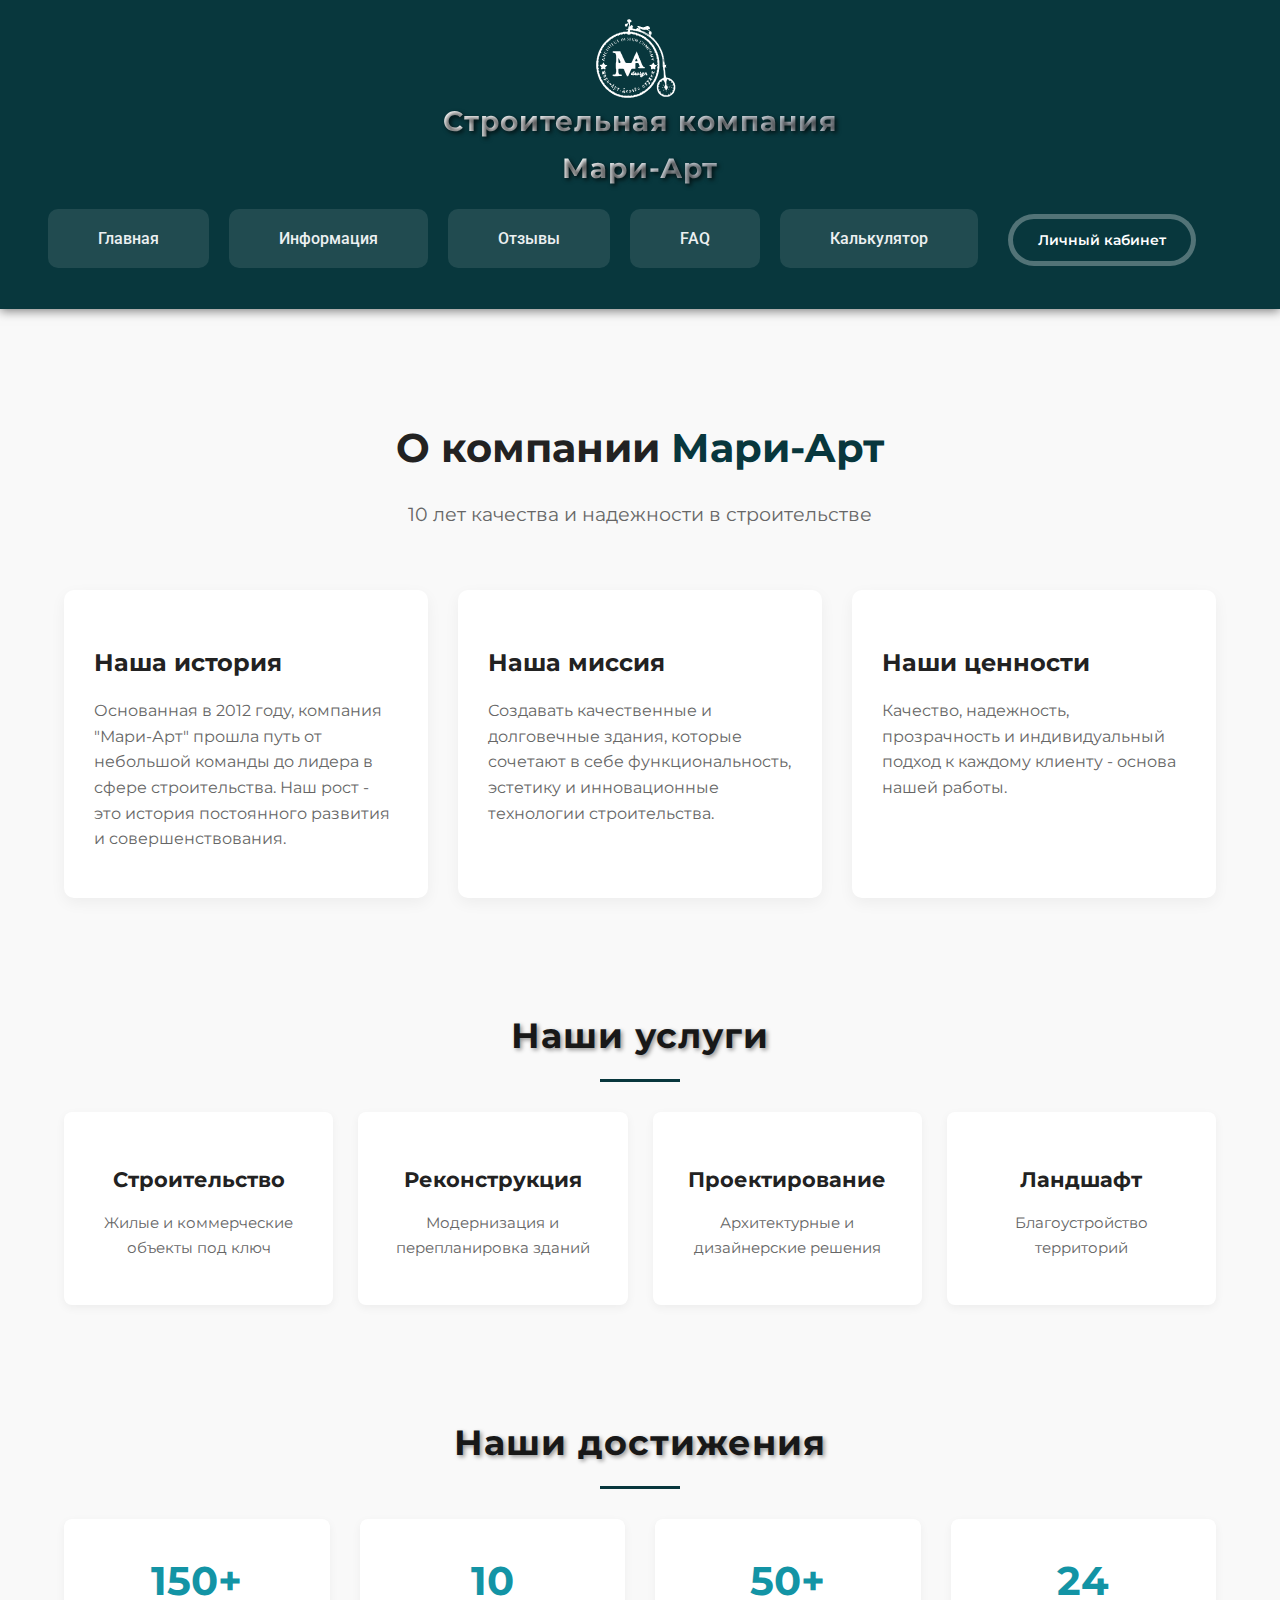
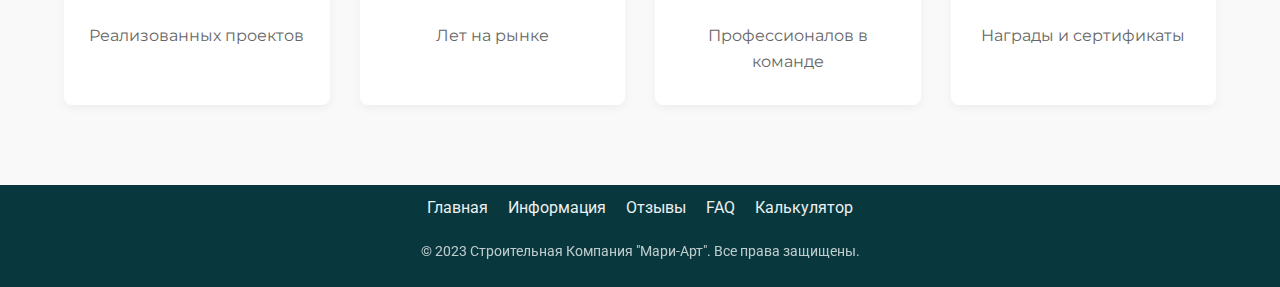
<file: about.html>
<!DOCTYPE html>
<html lang="ru">
<head>
    <meta charset="UTF-8">
    <meta name="viewport" content="width=device-width, initial-scale=1.0">
    <title>О нас - Строительная Компания</title>
    <link rel="stylesheet" href="styles.css"> 
    <link rel="stylesheet" href="imagesc.css">
    <link rel="preconnect" href="https://fonts.googleapis.com">
    <link rel="preconnect" href="https://fonts.gstatic.com" crossorigin>
    <link href="https://fonts.googleapis.com/css2?family=Roboto:wght@400;700&display=swap" rel="stylesheet">
    <link href="https://fonts.googleapis.com/css2?family=Montserrat:wght@400;700&display=swap" rel="stylesheet">
</head>
<body>
    <header class="header-12">
        <div class="container-12">
            <div class="logo-12">
                <img src="images/logo1.svg" alt="Логотип компании" class="logo-image-14">
                <span class="company-name">Строительная компания</span>
                <span class="brand-name">Мари-Арт</span>
            </div>
        <div class="burger-menu" id="burgerMenu">
            <div class="burger-line"></div>
            <div class="burger-line"></div>
            <div class="burger-line"></div>
        </div>
        <ul class="nav-list-12" id="navList">
            <li><a href="index.html">Главная</a></li>
            <li><a href="about.html">Информация</a></li>
            <li><a href="otsivi.html">Отзывы</a></li>
            <li><a href="faq.html">FAQ</a></li>
            <li><a href="calc.html">Калькулятор</a></li> 
            <li><button class="auth-btn10" id="authBtn10">Личный кабинет</button></li>
        </ul>
        </div>
    </header>
    
<section class="about-section">
    <div class="container">
        <div class="about-header">
            <h1 class="about-title">О компании <span class="highlight">Мари-Арт</span></h1>
            <p class="about-subtitle">10 лет качества и надежности в строительстве</p>
        </div>

        <div class="about-grid">
            <div class="about-card">
                <div class="card-icon">
                    <i class="fas fa-history"></i>
                </div>
                <h3 class="card-title">Наша история</h3>
                <p class="card-text">Основанная в 2012 году, компания "Мари-Арт" прошла путь от небольшой команды до лидера в сфере строительства. Наш рост - это история постоянного развития и совершенствования.</p>
            </div>

            <div class="about-card">
                <div class="card-icon">
                    <i class="fas fa-bullseye"></i>
                </div>
                <h3 class="card-title">Наша миссия</h3>
                <p class="card-text">Создавать качественные и долговечные здания, которые сочетают в себе функциональность, эстетику и инновационные технологии строительства.</p>
            </div>

            <div class="about-card">
                <div class="card-icon">
                    <i class="fas fa-medal"></i>
                </div>
                <h3 class="card-title">Наши ценности</h3>
                <p class="card-text">Качество, надежность, прозрачность и индивидуальный подход к каждому клиенту - основа нашей работы.</p>
            </div>
        </div>

        <div class="services-section">
            <h2 class="section-title">Наши услуги</h2>
            <div class="services-grid">
                <div class="service-item">
                    <i class="fas fa-home service-icon"></i>
                    <h3>Строительство</h3>
                    <p>Жилые и коммерческие объекты под ключ</p>
                </div>
                <div class="service-item">
                    <i class="fas fa-tools service-icon"></i>
                    <h3>Реконструкция</h3>
                    <p>Модернизация и перепланировка зданий</p>
                </div>
                <div class="service-item">
                    <i class="fas fa-ruler-combined service-icon"></i>
                    <h3>Проектирование</h3>
                    <p>Архитектурные и дизайнерские решения</p>
                </div>
                <div class="service-item">
                    <i class="fas fa-tree service-icon"></i>
                    <h3>Ландшафт</h3>
                    <p>Благоустройство территорий</p>
                </div>
            </div>
        </div>

        <div class="achievements">
            <h2 class="section-title">Наши достижения</h2>
            <div class="stats-grid">
                <div class="stat-item">
                    <div class="stat-number">150+</div>
                    <div class="stat-label">Реализованных проектов</div>
                </div>
                <div class="stat-item">
                    <div class="stat-number">10</div>
                    <div class="stat-label">Лет на рынке</div>
                </div>
                <div class="stat-item">
                    <div class="stat-number">50+</div>
                    <div class="stat-label">Профессионалов в команде</div>
                </div>
                <div class="stat-item">
                    <div class="stat-number">24</div>
                    <div class="stat-label">Награды и сертификаты</div>
                </div>
            </div>
        </div>
    </div>
</section>
    <script src="burger-menu.js"></script>
    <script>
           
    </script>
     <footer>
        <div class="container">
            <div class="footer-links">
                <a href="index.html">Главная</a>
                <a href="about.html">Информация</a>
                <a href="otsivi.html">Отзывы</a>
                <a href="faq.html">FAQ</a>
                <a href="calc.html">Калькулятор</a>
            </div>
            <div class="footer-copyright">
                <p>&copy; 2023 Строительная Компания "Мари-Арт". Все права защищены.</p>
            </div>
        </div>
    </footer>
    <script src="jsdop/jquery-3.6.0.min.js"></script>
    <script src="auth23.js"></script>
<script>
    // Обработчик клика по логотипу
    $(document).ready(function() {
        $('.logo-12').click(function() {
            window.location.href = 'index.html';
        });
    });
</script>
</body>
</html>
</file>
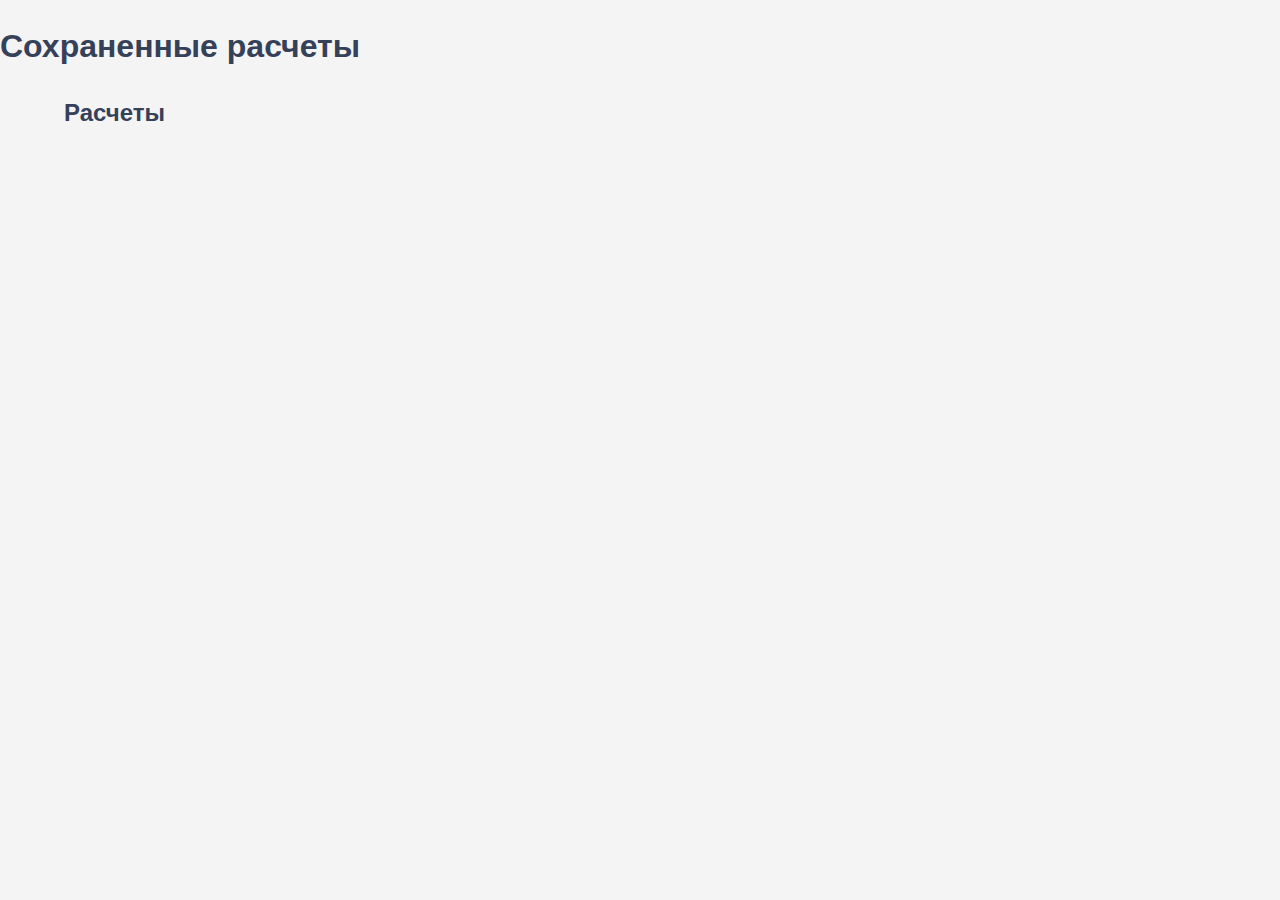
<file: admin.html>
<!DOCTYPE html>
<html lang="ru">
<head>
    <meta charset="UTF-8">
    <meta name="viewport" content="width=device-width, initial-scale=1.0">
    <title>Админка - Сохраненные расчеты</title>
    <link rel="stylesheet" href="styles.css"> 
</head>
<body>
    <header>
        <h1>Сохраненные расчеты</h1>
    </header>
    <div class="container">
        <h2>Расчеты</h2>
        <ul id="savedCalculationsAdmin"></ul>
    </div>

    <script>
        // Получаем данные из localStorage и отображаем их
        const calculations = JSON.parse(localStorage.getItem('calculations')) || [];
        const savedCalculationsAdminList = document.getElementById('savedCalculationsAdmin');

        calculations.forEach((calc, index) => {
            const listItem = document.createElement('li');
            listItem.innerText = `Расчет ${index + 1}: Площадь = ${calc.area} м², Этажи = ${calc.floors}, Стоимость = ${calc.totalCost.toFixed(2)} рублей`;
            savedCalculationsAdminList.appendChild(listItem);
        });
    </script>
</body>
</html>
</file>
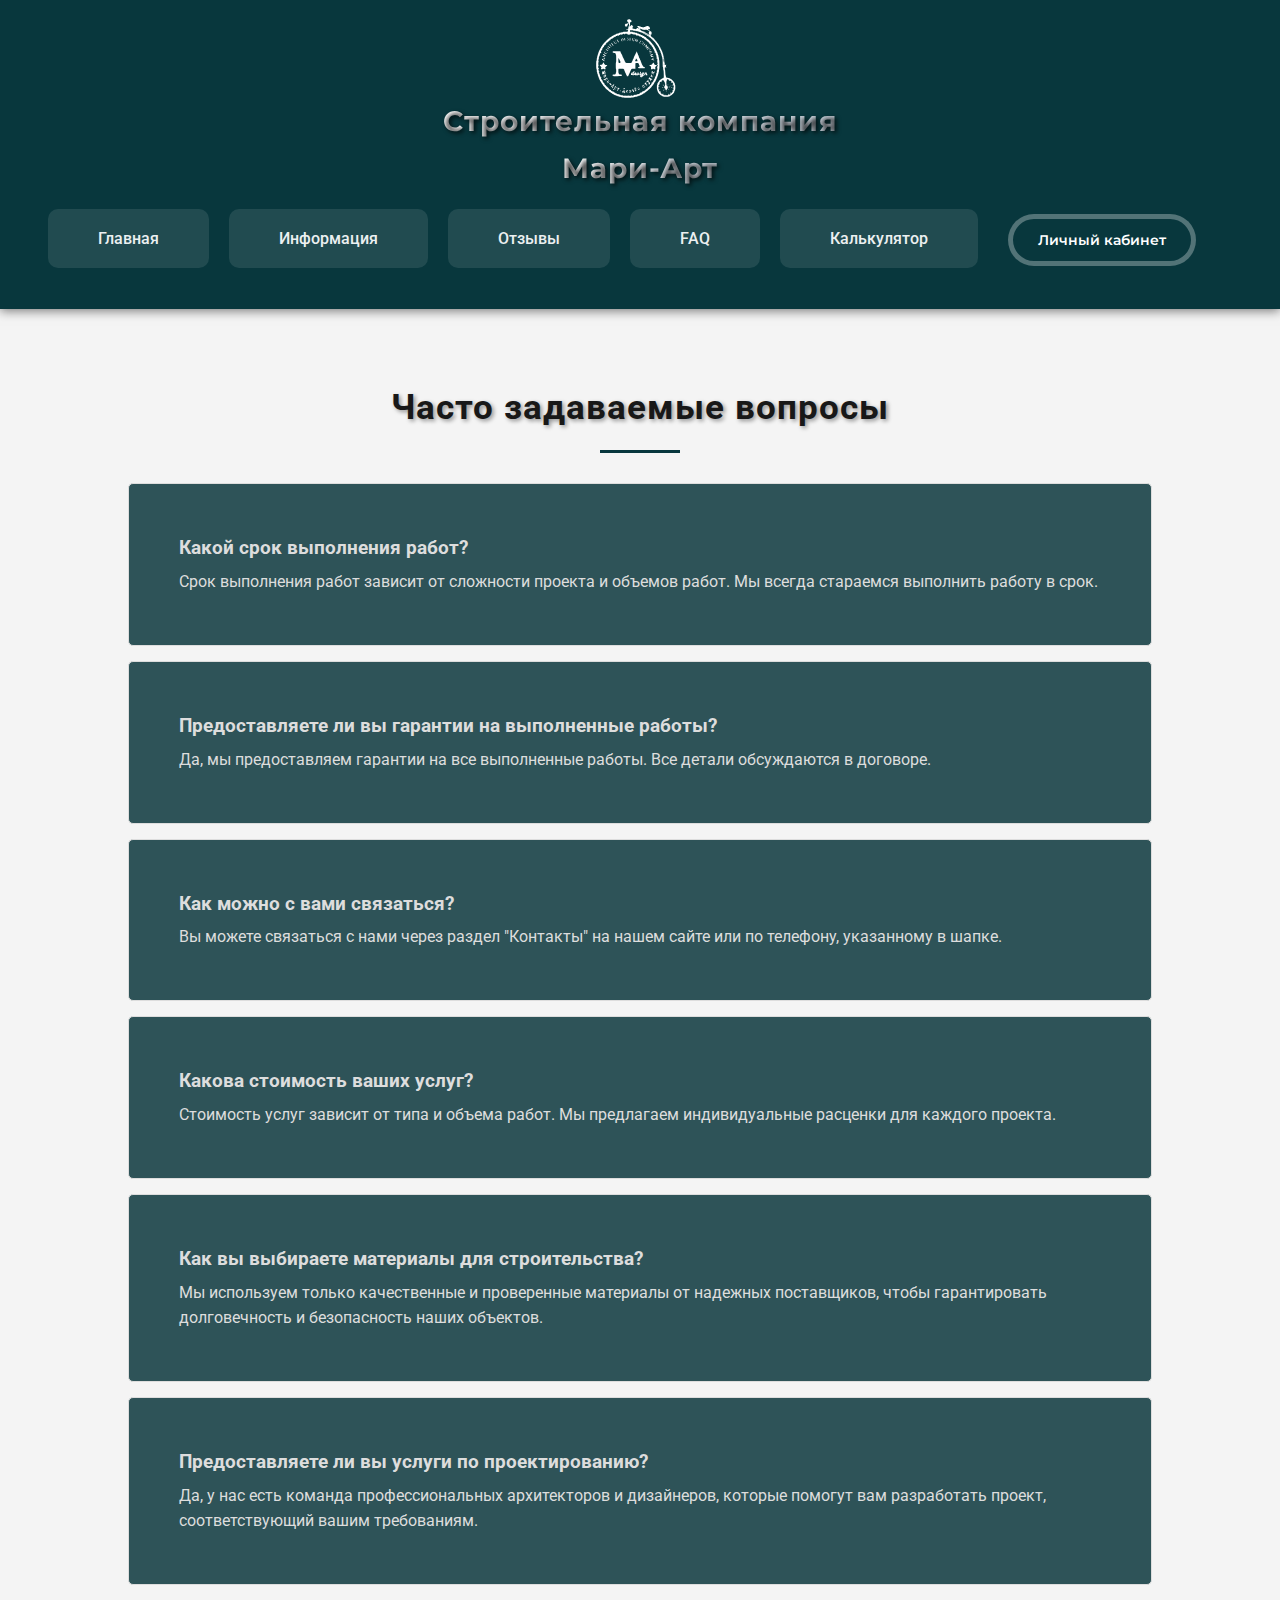
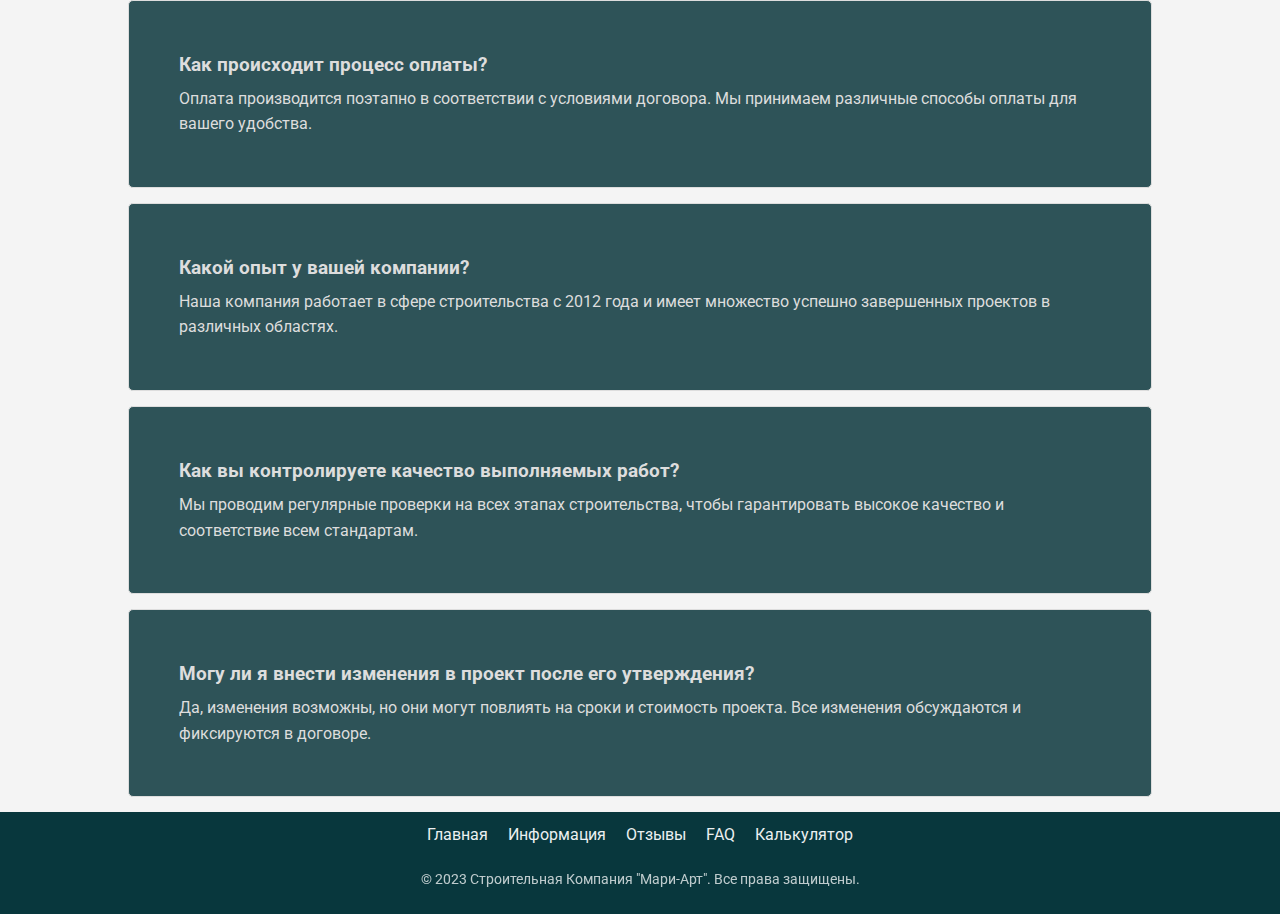
<file: faq.html>
<!DOCTYPE html>
<html lang="ru">
<head>
    <meta charset="UTF-8">
    <meta name="viewport" content="width=device-width, initial-scale=1.0">
    <title>FAQ - Строительная Компания</title>
    <link rel="stylesheet" href="styles.css">
    <link rel="stylesheet" href="imagesc.css">
    <link rel="preconnect" href="https://fonts.googleapis.com">
    <link rel="preconnect" href="https://fonts.gstatic.com" crossorigin>
    <link href="https://fonts.googleapis.com/css2?family=Roboto:wght@400;700&display=swap" rel="stylesheet">
    <link href="https://fonts.googleapis.com/css2?family=Montserrat:wght@400;700&display=swap" rel="stylesheet">
</head>
<body>
     <header class="header-12">
        <div class="container-12">
            <div class="logo-12">
                <img src="images/logo1.svg" alt="Логотип компании" class="logo-image-14">
                <span class="company-name">Строительная компания</span>
                <span class="brand-name">Мари-Арт</span>
            </div>
        <div class="burger-menu" id="burgerMenu">
            <div class="burger-line"></div>
            <div class="burger-line"></div>
            <div class="burger-line"></div>
        </div>
        <ul class="nav-list-12" id="navList">
            <li><a href="index.html">Главная</a></li>
            <li><a href="about.html">Информация</a></li>
            <li><a href="otsivi.html">Отзывы</a></li>
            <li><a href="faq.html">FAQ</a></li>
            <li><a href="calc.html">Калькулятор</a></li> 
            <li><button class="auth-btn10" id="authBtn10">Личный кабинет</button></li>
        </ul>
        </div>
    </header>

    <section class="faq-1256">
        <div class="container-1256">
            <h2 class="section-title">Часто задаваемые вопросы</h2>
            <div class="faq-item-1256">
                <h3>Какой срок выполнения работ?</h3>
                <p>Срок выполнения работ зависит от сложности проекта и объемов работ. Мы всегда стараемся выполнить работу в срок.</p>
            </div>
            <div class="faq-item-1256">
                <h3>Предоставляете ли вы гарантии на выполненные работы?</h3>
                <p>Да, мы предоставляем гарантии на все выполненные работы. Все детали обсуждаются в договоре.</p>
            </div>
            <div class="faq-item-1256">
                <h3>Как можно с вами связаться?</h3>
                <p>Вы можете связаться с нами через раздел "Контакты" на нашем сайте или по телефону, указанному в шапке.</p>
            </div>
            <div class="faq-item-1256">
                <h3>Какова стоимость ваших услуг?</h3>
                <p>Стоимость услуг зависит от типа и объема работ. Мы предлагаем индивидуальные расценки для каждого проекта.</p>
            </div>
            <div class="faq-item-1256">
                <h3>Как вы выбираете материалы для строительства?</h3>
                <p>Мы используем только качественные и проверенные материалы от надежных поставщиков, чтобы гарантировать долговечность и безопасность наших объектов.</p>
            </div>
            <div class="faq-item-1256">
                <h3>Предоставляете ли вы услуги по проектированию?</h3>
                <p>Да, у нас есть команда профессиональных архитекторов и дизайнеров, которые помогут вам разработать проект, соответствующий вашим требованиям.</p>
            </div>
            <div class="faq-item-1256">
                <h3>Как происходит процесс оплаты?</h3>
                <p>Оплата производится поэтапно в соответствии с условиями договора. Мы принимаем различные способы оплаты для вашего удобства.</p>
            </div>
            <div class="faq-item-1256">
                <h3>Какой опыт у вашей компании?</h3>
                <p>Наша компания работает в сфере строительства с 2012 года и имеет множество успешно завершенных проектов в различных областях.</p>
            </div>
            <div class="faq-item-1256">
                <h3>Как вы контролируете качество выполняемых работ?</h3>
                <p>Мы проводим регулярные проверки на всех этапах строительства, чтобы гарантировать высокое качество и соответствие всем стандартам.</p>
            </div>
            <div class="faq-item-1256">
                <h3>Могу ли я внести изменения в проект после его утверждения?</h3>
                <p>Да, изменения возможны, но они могут повлиять на сроки и стоимость проекта. Все изменения обсуждаются и фиксируются в договоре.</p>
            </div>
        </div>
    </section>
    
    <script src="jsdop/jquery-3.6.0.min.js"></script>
<script>
    // Обработчик клика по логотипу
    $(document).ready(function() {
        $('.logo-12').click(function() {
            window.location.href = 'index.html';
        });
    });
</script>
    <script src="burger-menu.js"></script>
        <script src="auth23.js"></script>
     <footer>
        <div class="container">
            <div class="footer-links">
                <a href="index.html">Главная</a>
                <a href="about.html">Информация</a>
                <a href="otsivi.html">Отзывы</a>
                <a href="faq.html">FAQ</a>
                <a href="calc.html">Калькулятор</a>
            </div>
            <div class="footer-copyright">
                <p>&copy; 2023 Строительная Компания "Мари-Арт". Все права защищены.</p>
            </div>
        </div>
    </footer>
  
</body>
</html>
</file>
<file: styles.css>
body {
    font-family: 'Roboto', sans-serif;
    margin: 0;
    line-height: 1.6;
    padding: 0;
    background-color: #f4f4f4;
    color: #354059;
    
}

.container {
    width: 90%;
    max-width: 1200px;
    margin: auto;
}

.hero {
    background: url('https://i.pinimg.com/originals/8d/5d/5e/8d5d5e8d5e8d5d5e8d5e8d5e8d5e8d5.jpg') no-repeat center center/cover;
    color: white;
    padding: 80px 20px;
    text-align: center;
}
    .footer-links {
            display: flex;
            justify-content: center;
            flex-wrap: wrap;
            gap: 20px;
            margin-bottom: 20px;
        }
        .footer-links a {
            color: #ecf0f1;
            text-decoration: none;
            transition: color 0.3s;
        }
        .footer-links a:hover {
            color: #f39c12;
        }
        .footer-copyright {
            margin-top: 20px;
            font-size: 14px;
            opacity: 0.8;
        }
.btn {
    background: #fff;
    color: #4CAF50;
    padding: 10px 20px;
    text-decoration: none;
    border-radius: 5px;
}

.services, .auth-section, .testimonials, .faq, .about, .contact {
    padding: 40px 0;
    background: white;
    margin: 20px 0;
    border-radius: 8px;
    box-shadow: 0 2px 10px #354059;
}

.slider {
    display: flex;
    flex-wrap: wrap;
    justify-content: center;
    
}

.service {
    display: flex;
    align-items: center;
    padding: 20px;
    flex-direction: column;
    text-align: center;
}

.service img {
    width: 200px;
    height: auto;
    margin-right: 20px;
    border-radius: 8px;
}

.auth-forms {
    display: flex;
    justify-content: space-between;
    gap: 20px;
}

.auth-forms form {
    flex: 1;
    background: #f9f9f9;
    padding: 20px;
    border-radius: 8px;
    box-shadow: 0 2px 10px#354059;
}

.container2 {
    width: 80%;
    margin: auto;
    overflow: hidden;
}

.hero {
    background: url('https://images.unsplash.com/photo-1506748686214-e9df14d4d9d0') no-repeat center center/cover;
    color: #fff;
    padding: 100px 0;
    text-align: center;
    position: relative;
}

.textserv {
    text-align: center;
    margin-right: auto;
}

.hero::before {
    content: '';
    position: absolute;
    top: 0;
    left: 0;
    right: 0;
    bottom: 0;
    background: rgba(0, 0, 0, 0.5);
}

.hero-content {
    position: relative;
    z-index: 1;
}

.btn:hover {
    background: #302301;
  transform: translateY(2px); /* Сдвигает кнопку вниз на 2px */
    transition: transform 0.1s ease; /* Быстрая анимация */
}

.services, .about, .contact {
    padding: 20px 0;
    text-align: center;
}

.slider {
    margin: 20px auto;
}

.service {
    margin: 20px 0;
}

.service img {
    width: 100%;
    height: auto;
    max-width: 300px;
    border-radius: 10px;
}

.about-img {
    width: 100%;
    height: auto;
    max-width: 600px;
    margin-top: 20px;
    border-radius: 10px;
}

footer {
    background: #354059;
    color: #fff;
    text-align: center;
    padding: 10px 0;
}

.form-groupss {
    margin-bottom: 15px;
}

.logo-container-13 {
    text-align: center;
    margin: 20px 0;
}

.form-groupss label {
    display: block;
    margin-bottom: 5px;
}

.about-13 {
    padding: 20px;
    background: #fff;
    border-radius: 8px;
    box-shadow: 0 2px 5px rgba(0, 0, 0, 0.1);
    margin: 20px;
}

.form-groupss input, .form-groupss select {
    width: 100%;
    padding: 10px;
    border: 1px solid #ccc;
    border-radius: 4px;
}

.hero {
    background-image: url('images/house.jpg');
    background-size: cover;
    background-position: center;
    height: 100vh;
    display: flex;
    justify-content: center;
    align-items: center;
    text-align: center;
    color: white;
}

.btss {
    display: block;
    width: 100%;
    padding: 10px;
    background-color: #ffcc00;
    color: #333;
    border: none;
    border-radius: 5px;
    font-weight: bold;
    cursor: pointer;
    transition: background-color 0.3s;
}

.btss:hover {
    background-color: #e6b800;
}

.resultss {
    margin-top: 20px;
    padding: 10px;
    background-color: #fff;
    border: 1px solid #ccc;
    border-radius: 4px;
}

.header-12 {
    background-color: #08373d;
    color: #ecf0f1;
    padding: 15px 0;
    box-shadow: 0 2px 10px rgba(0, 0, 0, 0.5);
    position: relative ;
    top: 0;
    z-index: 1000;
    width: 100%;
}

.container-12 {
    max-width: 1200px;
    margin: 0 auto;
    padding: 0 20px;
    display: flex;
    justify-content: space-around;
    align-items: center;
    flex-direction: column;
    
    
}

.container-14 {
    width: 80%;
    margin: auto;
    display: flex;
    align-items: center;
    justify-content: space-between;
}

.logo-image-14 {
    width: 100px;
    height: auto;
    margin-right: 10px;
      filter: brightness(0) invert(1);
}

.logo-12 {
    font-size: 28px;
    font-weight: 700;
    margin-left: 0;
    display: flex;
    flex-direction: column;
    align-items: center;
    text-align: center;
}

.company-name {
    font-family: 'Montserrat', sans-serif;
    margin-bottom: 2px;
    font-size: 1em;
    color: #fff;
    text-shadow: 2px 2px 4px rgba(0, 0, 0, 0.7);
    font-weight: bold;
    letter-spacing: 1px;
    transition: color 0.3s ease;
    text-align: center;
    background: linear-gradient(to left, #c4ced8,#fff );
    -webkit-background-clip: text;
    -webkit-text-fill-color: transparent;
}

.brand-name {
    font-size: 1em;
    color: #fff;
    padding-bottom: 5%;
    font-family: 'Montserrat', sans-serif;
    text-shadow: 2px 2px 4px rgba(0, 0, 0, 0.7);
    font-weight: bold;
    letter-spacing: 1px;
    transition: color 0.3s ease;
    text-align: center;
    background: linear-gradient(to left, #c4ced8,#fff );
    -webkit-background-clip: text;
    -webkit-text-fill-color: transparent;
}

.nav-list-12 {
    list-style: none;
    padding: 0;
    display: flex;
    gap: 70px;
    margin-left: 25%;
    margin-right: 28%;
}

.nav-list-12 a {
    color: #ecf0f1;
    text-decoration: none;
    font-weight: 500;
    padding: 20px 50px;
    border-radius: 10px;
    transition: background-color 0.3s, color 0.3s, box-shadow 0.3s;
    background-color: rgba(255, 255, 255, 0.1);
}

.nav-list-12 a:hover {
    background-color: rgba(255, 255, 255, 0.2);
    color: #f39c12;
    box-shadow: 0 0 10px rgba(255, 255, 255, 0.5);
}

.nav-list-12 a:focus {
    outline: none;
    box-shadow: 0 0 10px rgba(255, 255, 255, 0.5);
}

.logo-image12 {
    width: 10px;
    height: 10px;
    margin-right: 10px;
}

.header78 {
    background: #2c3e50;
    color: #fff;
    padding: 20px 0;
    box-shadow: 0 2px 10px rgba(0, 0, 0, 0.1);
}

.container78 {
    width: 80%;
    margin: auto;
    overflow: hidden;
}

.logo78 {
    text-align: center;
    font-size: 2.5em;
    margin: 0;
    text-transform: uppercase;
    letter-spacing: 2px;
}

.nav78 {
    text-align: center;
}

.nav-list78 {
    list-style: none;
    padding: 0;
}

.nav-list78 li {
    display: inline;
    margin: 0 15px;
}

.nav-list78 a {
    color: #fff;
    text-decoration: none;
    font-weight: bold;
    transition: color 0.3s, transform 0.3s;
}

.nav-list78 a:hover {
    color: #f4f4f4;
    transform: scale(1.1);
}

.about78 {
    background: #fff;
    padding: 30px;
    margin: 20px 0;
    border-radius: 8px;
    box-shadow: 0 0 15px rgba(0, 0, 0, 0.1);
}

.logo-container78 {
    text-align: center;
}

.logo-img78 {
    max-width: 80%;
    height: auto;
    margin: 20px 0;
}

.section-title78 {
    font-size: 2.5em;
    color: #2c3e50;
    text-align: center;
    margin: 20px 0;
    text-shadow: 1px 1px 3px rgba(0, 0, 0, 0.1);
    font-weight: 700;
}

.sub-title78 {
    font-size: 1.8em;
    color: #2c3e50;
    margin-top: 20px;
    border-bottom: 2px solid #2c3e50;
    padding-bottom: 5px;
}

.about78 p {
    font-size: 1.1em;
    margin: 15px 0;
    line-height: 1.8;
}

.service-list78 {
    list-style-type: disc;
    margin-left: 20px;
    padding: 10px;
    background: #ecf0f1;
    border-radius: 5px;
}

.service-list78 li {
    margin: 10px 0;
    font-size: 1.1em;
}

.footer78 {
    background: #2c3e50;
    color: #fff;
    text-align: center;
    padding: 15px 0;
    position: relative;
    bottom: 0;
    width: 100%;
    font-size: 0.9em;
}

/* Планшеты (768px и меньше) */
@media (max-width: 768px) {
    .container-12 {
        flex-direction: column;
        align-items: center;
        padding: 0 20px;
        width: 100%;
        box-sizing: border-box;
    }

    .nav-list-12 {
        flex-direction: column;
        gap: 15px;
        width: 100%;
        padding: 0;
    }

    .nav-list-12 a {
        padding: 12px;
        width: 100%;
        text-align: center;
        box-sizing: border-box;
    }

    .hero {
        padding: 50px 20px;
    }

    .service {
        flex-direction: column;
        text-align: center;
        margin-bottom: 30px;
    }

    .service img {
        margin: 0 auto 20px;
        max-width: 100%;
        height: auto;
    }

    .auth-forms {
        flex-direction: column;
        gap: 20px;
    }

    .container78 {
        width: 90%;
        margin: 0 auto;
    }

    .nav-list78 li {
        display: block;
        margin: 15px 0;
        text-align: center;
    }
}

/* Мобильные (480px и меньше) */
@media (max-width: 480px) {
    .hero {
        padding: 30px 15px;
    }

    .btn {
        padding: 10px 20px;
        font-size: 16px;
        width: 100%;
    }

    .service {
        padding: 15px;
    }

    .service img {
        width: 100%;
        max-width: 280px;
    }

    .nav-list-12 a {
        padding: 10px 15px;
    }

    .logo-12 {
        flex-direction: column;
        align-items: center;
        margin-bottom: 20px;
    }

    .logo-image-14 {
        margin: 0 0 15px 0;
        max-width: 120px;
    }

    .container78 {
        width: 95%;
        padding: 0 10px;
    }

    .nav-list78 li {
        margin: 12px 0;
        padding: 8px 0;
    }
}

/* Промежуточные размеры (481px-767px) */
@media (min-width: 481px) and (max-width: 767px) {
    .nav-list-12 {
        flex-direction: row;
        flex-wrap: wrap;
        justify-content: center;
    }
    
    .nav-list-12 a {
        width: auto;
    }
    
    .service {
        flex-direction: row;
        text-align: left;
        align-items: center;
    }
    
    .service img {
        margin: 0 20px 0 0;
        max-width: 40%;
    }
}
/* Малые планшеты (600px-767px) */
@media (min-width: 600px) and (max-width: 767px) {
    .nav-list-12 {
        gap: 30px;
        margin-left: 15%;
        margin-right: 15%;
    }
    
    .nav-list-12 a {
        padding: 15px 30px;
    }
    
    .service {
        flex-direction: row;
        text-align: left;
        align-items: flex-start;
    }
    
    .service img {
        margin-right: 20px;
        margin-bottom: 0;
        width: 150px;
    }
}

/* Большие планшеты (768px-991px) */
@media (min-width: 768px) and (max-width: 991px) {
    .container-12 {
        flex-direction: row;
        justify-content: space-between;
    }
    
    .nav-list-12 {
        margin-left: 10%;
        margin-right: 10%;
    }
    
    .hero {
        padding: 120px 20px;
    }
    
    .services .slider {
        justify-content: flex-start;
        flex-wrap: nowrap;
        overflow-x: auto;
        scroll-snap-type: x mandatory;
        -webkit-overflow-scrolling: touch;
    }
    
    .service {
        flex: 0 0 45%;
        scroll-snap-align: start;
        margin-right: 20px;
    }
}

/* Малые десктопы (992px-1199px) */
@media (min-width: 992px) and (max-width: 1199px) {
    .nav-list-12 {
        gap: 50px;
    }
    
    .service {
        flex: 0 0 30%;
    }
    
    .logo-12 {
        flex-direction: row;
    }
    
    .brand-name {
        padding-bottom: 0;
        padding-left: 10px;
    }
}

/* Большие десктопы (1200px и больше) */
@media (min-width: 1200px) {
    .nav-list-12 {
        gap: 70px;
    }
    
    .service {
        flex: 0 0 22%;
    }
    
    .hero {
        padding: 150px 20px;
    }
}

/* Особые стили для ландшафтной ориентации на мобильных */
@media (max-height: 500px) and (orientation: landscape) {
    .hero {
        padding: 50px 20px;
        height: auto;
    }
    
    .nav-list-12 {
        flex-direction: row;
        flex-wrap: wrap;
    }
}

/* Фикс для iOS */
@supports (-webkit-touch-callout: none) {
    .services .slider,
    .testimonials .testimonial-slider {
        padding-bottom: 30px;
    }
}

/* Поддержка IE11 */
@media all and (-ms-high-contrast: none) {
    .services .slider {
        display: -ms-flexbox;
        -ms-flex-wrap: nowrap;
        overflow-x: auto;
    }
    
    .service {
        -ms-flex: 0 0 300px;
    }
}.services, .testimonials {
    padding: 30px 0;
    background: white;
    margin: 20px 0;
    border-radius: 8px;
    box-shadow: 0 2px 10px rgba(0,0,0,0.1);
}

/* Стили для слайдера услуг */
.slider {
    display: flex;
    overflow-x: auto;
    scroll-snap-type: x mandatory;
    -webkit-overflow-scrolling: touch;
    padding: 15px 10px;
    gap: 15px;
    margin: 0 -10px;
}

.service {
    scroll-snap-align: start;
    flex: 0 0 90%;
    min-width: 380px;
    background: #fff;
    border-radius: 8px;
    box-shadow: 0 2px 8px rgba(0,0,0,0.1);
    padding: 15px;
    box-sizing: border-box;
}

.service img {
    width: 100%;
    height: 160px;
    object-fit: cover;
    border-radius: 6px;
    margin-bottom: 15px;
}

.service h3 {
    margin: 0 0 10px;
    font-size: 1.1rem;
    line-height: 1.3;
}

.service p {
    margin: 0;
    font-size: 0.9rem;
    line-height: 1.5;
    color: #555;
}


/* Контейнер для всего отзыва (оставляем без изменений) */
.testimonial {
    display: flex;
    flex-direction: column;
    align-items: center;
    padding: 25px;
    background: #f9f9f9;
    border-radius: 10px;
    margin: 10px;
    text-align: center;
    box-shadow: 0 4px 8px rgba(0,0,0,0.1);
    height: 100%;
}

/* Контейнер для аватарки (без изменений) */
.testimonial-avatar {
    width: 100px;
    height: 100px;
    border-radius: 50%;
    overflow: hidden;
    margin: 0 auto 15px;
    border: 3px solid #fff;
    box-shadow: 0 4px 8px rgba(0,0,0,0.1);
}

/* Изображение аватарки (без изменений) */
.testimonial-avatar img {
    width: 100%;
    height: 100%;
    object-fit: cover;
}

/* Текст отзыва (уменьшаем margin-bottom) */
.testimonial-text {
    font-style: italic;
    font-size: 16px;
    line-height: 1.5;
    margin-bottom: 10px; /* Уменьшено с 15px */
    position: relative;
    padding: 0 10px;
}

/* Автор отзыва (убираем margin-top) */
.testimonial-author {
    font-weight: 700;
    color: #333;
    font-size: 14px;
    margin-top: auto
}

/* Адаптация для мобильных - ТОЛЬКО уменьшение шрифтов */
@media (max-width: 768px) {
    .testimonial-text {
        font-size: 14px; /* Уменьшено с 16px */
    }
    .testimonial-slider{
        padding-right: 10px;
    }
    .testimonial-author {
        font-size: 0px; /* Уменьшено с 14px */
    }
}
/* Адаптив для 904px */
@media (min-width: 904px) and (max-width: 1023px) {
    .service, .testimonial {
        flex: 0 0 calc(50% - 20px);
        
    }
}

  
/* Адаптив для планшетов (768px-903px) */
@media (min-width: 768px) and (max-width: 903px) {
    .service, .testimonial {
        flex: 0 0 70%;
    }
}

/* Десктопы (1024px+) */
@media (min-width: 1024px) {
    .slider, .testimonial-slider {
        flex-wrap: wrap;
        overflow-x: visible;
        justify-content: center;
    }
    
    .service {
        flex: 0 0 calc(33.333% - 20px);
        margin-bottom: 20px;
    }
    
    .testimonial {
        flex: 0 0 calc(30% - 20px);
        margin-bottom: 20px;
    }
}

/* Фикс для iOS */
@supports (-webkit-touch-callout: none) {
    .slider, .testimonial-slider {
        padding-bottom: 20px;
    }
}
@media (max-width: 768px) {
    .slider-container {
        margin: 0 auto;
        width: 95%;
    }
    
    .slick-list {
        padding: 0 10% 0 0 !important;
    }
}
@media (max-width: 768px) {
    .review-author {
        display: none;
    }
    
    /* Добавляем отступ справа для слайда */
    .slick-slide {
        padding-right: 20px;
        box-sizing: border-box;
    }
    
    
    /* Центрируем текст отзыва */
    .review-text {
        text-align: center;
        margin: 0 auto;
        max-width: 90%;
    }
}
@media (max-width: 480px) {
    .services {
        padding: 20px 0;
    }
    
    .slider {
        padding: 10px 5px;
        gap: 10px;
        margin: 0 -5px;
    }
    
    .service {
        flex: 0 0 88%;
        min-width: 260px;
        padding: 12px;
        height: auto; /* Важно: авто-высота */
    }
    
    .service img {
        height: 120px;
        margin-bottom: 10px;
    }
    
    .service h3 {
        font-size: 1rem;
        margin-bottom: 8px;
        line-height: 1.2;
    }
    
    .service p {
        font-size: 0.85rem;
        line-height: 1.4;
        overflow: visible; /* Убираем обрезание */
        display: block; /* Стандартное отображение */
       
        text-overflow: initial;
        white-space: normal; /* Перенос по словам */
        max-height: none; /* Снимаем ограничение высоты */
        
    }
    
    /* Фикс для контейнера текста */
    .service > .image-container > div {
        padding: 8px 5px 5px;
        min-height: 120px; /* Минимальная высота для текста */
        
    }
    
    /* Гарантируем, что слайдер не будет обрезать контент */
    .slider {
        align-items: flex-start;
    }
}
/* burger-menu.css */

/* Бургер-иконка (скрыта по умолчанию) */
.burger-menu {
    display: none; /* Показываем только на мобильных */
    cursor: pointer;
    padding: 10px;
    position: absolute;
    right: 20px;
    top: 20px;
    z-index: 1001;
}

.burger-line {
    width: 25px;
    height: 3px;
    background-color: #f4f4f4;
    margin: 5px 0;
    transition: 0.4s;
}

/* Анимация бургера → крестика */
.burger-menu.active .burger-line:nth-child(1) {
    transform: rotate(-45deg) translate(-5px, 6px);
}

.burger-menu.active .burger-line:nth-child(2) {
    opacity: 0;
}

.burger-menu.active .burger-line:nth-child(3) {
    transform: rotate(45deg) translate(-5px, -6px);
}

/* Десктопное меню (видно на больших экранах) */
.nav-list-12 {
    display: flex; /* Горизонтальное меню на ПК */
    list-style: none;
    gap: 20px;
}

/* Мобильное меню (только при < 768px) */
@media (max-width: 768px) {
    .burger-menu {
        display: block; /* Показываем бургер */
    }


    .nav-list-12 {
        display: none; /* Скрываем обычное меню */
        position: fixed;
        top: 0;
        left: 0;
        width: 100%;
        height: 100vh;
        background-color: #08373d;
        flex-direction: column;
        align-items: center;
        justify-content: center;
        z-index: 1000;
        padding: 0;
        margin: 0;
    }

    .nav-list-12.active {
        display: flex; /* Показываем при клике */
    }

    .nav-list-12 li {
        margin: 15px 0;   width: 80%;
        max-width: 280px;
        margin: 10px auto;
        text-align: center;
    }

    .nav-list-12 li a {
              display: block;
        width: 100%;
        padding: 14px 0;
        background: rgba(255, 255, 255, 0.1);
        border-radius: 6px;
        font-size: 1.1rem;
        transition: background 0.3s;

    }
 .nav-list-12 li a:hover {
        background: rgba(255, 255, 255, 0.2);
 }
    /* Блокировка прокрутки при открытом меню */
    body.menu-open {
        overflow: hidden;
    }
}
/* Стили для слайдера проектов */
.project-slider .project {
    position: relative;
    overflow: hidden;
    height: 300px; /* Фиксированная высота контейнера */
    margin: 0 10px;
}

.project-slider .project img {
    width: 100%;
    height: 100%;
    object-fit: cover;
    transition: transform 0.3s ease;
    cursor: pointer;
}

.project-slider .project:hover img {
    transform: scale(1.05);
}

/* Модальное окно для увеличенного просмотра */
.modal {
    display: none;
    position: fixed;
    z-index: 1000;
    left: 0;
    top: 0;
    width: 100%;
    height: 100%;
    background-color: rgba(0,0,0,0.9);
}

.modal-content {
    display: block;
    margin: auto;
    max-width: 90%;
    max-height: 90%;
    position: absolute;
    top: 50%;
    left: 50%;
    transform: translate(-50%, -50%);
}

.close {
    position: absolute;
    top: 15px;
    right: 35px;
    color: #fff;
    font-size: 40px;
    font-weight: bold;
    cursor: pointer;
}

/* Медиа-запросы */
@media (max-width: 768px) {
    .project-slider .project {
        height: 250px;
    }
}

@media (max-width: 480px) {
    .project-slider .project {
        height: 200px;
    }
}
/* Основные стили секции "О компании" */
.about-section {
    padding: 80px 0;
    background-color: #f9f9f9;
    color: #333;
    font-family: 'Montserrat', sans-serif;
}

.container {
    max-width: 1200px;
    margin: 0 auto;
    padding: 0 20px;
}

.about-header {
    text-align: center;
    margin-bottom: 60px;
}

.about-title {
    font-size: 2.5rem;
    font-weight: 700;
    margin-bottom: 15px;
    color: #222;
}

.highlight {
    color: #08373d;
}

.about-subtitle {
    font-size: 1.2rem;
    color: #666;
    font-weight: 400;
}

/* Сетка карточек "О нас" */
.about-grid {
    display: grid;
    grid-template-columns: repeat(auto-fit, minmax(300px, 1fr));
    gap: 30px;
    margin-bottom: 60px;
}

.about-card {
    background: white;
    border-radius: 10px;
    padding: 30px;
    box-shadow: 0 5px 15px rgba(0,0,0,0.05);
    transition: transform 0.3s ease, box-shadow 0.3s ease;
}

.about-card:hover {
    transform: translateY(-5px);
    box-shadow: 0 10px 25px rgba(0,0,0,0.1);
}

.card-icon {
    font-size: 2.5rem;
    color: #2a7fba;
    margin-bottom: 20px;
}

.card-title {
    font-size: 1.5rem;
    margin-bottom: 15px;
    color: #222;
}

.card-text {
    color: #666;
    line-height: 1.6;
}

/* Секция услуг */
.services-section {
    margin-bottom: 60px;
}

.section-title {
    text-align: center;
    font-size: 2rem;
    margin-bottom: 40px;
    color: #222;
    position: relative;
}

.section-title:after {
    content: '';
    display: block;
    width: 80px;
    height: 3px;
    background: #08373d;
    margin: 15px auto 0;
}

.services-grid {
    display: grid;
    grid-template-columns: repeat(auto-fit, minmax(250px, 1fr));
    gap: 25px;
}

.service-item {
    text-align: center;
    padding: 30px 20px;
    background: white;
    border-radius: 8px;
    box-shadow: 0 3px 10px rgba(0,0,0,0.05);
}

.service-icon {
    font-size: 2.2rem;
    color: #2a7fba;
    margin-bottom: 20px;
}

.service-item h3 {
    font-size: 1.3rem;
    margin-bottom: 10px;
    color: #222;
}

.service-item p {
    color: #666;
    font-size: 0.95rem;
}

/* Достижения */
.achievements {
    margin-top: 60px;
}

.stats-grid {
    display: grid;
    grid-template-columns: repeat(auto-fit, minmax(200px, 1fr));
    gap: 30px;
    text-align: center;
}

.stat-item {
    background: white;
    padding: 30px 20px;
    border-radius: 8px;
    box-shadow: 0 3px 10px rgba(0,0,0,0.05);
}

.stat-number {
    font-size: 2.5rem;
    font-weight: 700;
    color: #1394a5;
    margin-bottom: 10px;
}

.stat-label {
    color: #666;
    font-size: 1rem;
}

/* Адаптивность */
@media (max-width: 768px) {
    .about-title {
        font-size: 2rem;
    }
    
    .about-grid, .services-grid, .stats-grid {
        grid-template-columns: 1fr;
    }
}
/* Модальное окно */
.auth-modal-23 {
    display: none;
    position: fixed;
    z-index: 1001;
    left: 0;
    top: 0;
    width: 100%;
    height: 100%;
    background-color: rgba(0,0,0,0.7);
}

.auth-modal-content-23 {
    background-color: #fefefe;
    margin: 5% auto;
    padding: 30px;
    border-radius: 10px;
    width: 90%;
    max-width: 500px;
    position: relative;
    box-shadow: 0 5px 15px rgba(0,0,0,0.3);
}

.auth-close-23 {
    position: absolute;
    right: 20px;
    top: 10px;
    font-size: 28px;
    font-weight: bold;
    cursor: pointer;
    color: #08373d;
}

/* Табы */
.auth-tabs-23 {
    display: flex;
    margin-bottom: 20px;
    border-bottom: 1px solid #ddd;
}

.auth-tab-btn-23 {
    padding: 10px 20px;
    background: none;
    border: none;
    cursor: pointer;
    font-size: 16px;
    color: #08373d;
    border-bottom: 3px solid transparent;
    transition: all 0.3s;
}

.auth-tab-btn-23.active {
    border-bottom: 3px solid #08373d;
    font-weight: bold;
}

/* Формы */
.auth-form-23 {
    display: none;
}

.auth-form-23.active {
    display: block;
}

.auth-form-group-23 {
    margin-bottom: 20px;
}

.auth-form-group-23 label {
    display: block;
    margin-bottom: 5px;
    color: #08373d;
    font-weight: 500;
}

.auth-form-group-23 input {
    width: 100%;
    padding: 10px;
    border: 1px solid #ddd;
    border-radius: 5px;
    font-size: 16px;
    transition: border 0.3s;
}

.auth-form-group-23 input:focus {
    border-color: #08373d;
    outline: none;
}

.auth-submit-btn-23 {
    background-color: #08373d;
    color: white;
    border: none;
    padding: 12px 20px;
    border-radius: 5px;
    cursor: pointer;
    font-size: 16px;
    width: 100%;
    transition: background-color 0.3s;
    margin-top: 10px;
}

.auth-submit-btn-23:hover {
    background-color: #0a4a53;
}

/* Личный кабинет */
.account-container-23 {
    max-width: 1200px;
    margin: 40px auto;
    padding: 30px;
    background: white;
    border-radius: 10px;
    box-shadow: 0 2px 10px rgba(0,0,0,0.1);
}

.account-header-23 {
    display: flex;
    justify-content: space-between;
    align-items: center;
    margin-bottom: 30px;
    padding-bottom: 15px;
    border-bottom: 1px solid #eee;
}

.account-header-23 h2 {
    color: #08373d;
    margin: 0;
}

.account-logout-btn-23 {
    background-color: #e74c3c;
    color: white;
    border: none;
    padding: 8px 15px;
    border-radius: 5px;
    cursor: pointer;
    transition: background-color 0.3s;
}

.account-logout-btn-23:hover {
    background-color: #c0392b;
}

.account-user-info-23 {
    margin-bottom: 30px;
}

.account-user-info-23 h3 {
    color: #08373d;
    margin-bottom: 15px;
}

.account-user-info-23 p {
    margin: 8px 0;
    color: #354059;
}

.account-projects-23 {
    border-top: 1px solid #eee;
    padding-top: 20px;
}

.account-projects-23 h3 {
    color: #08373d;
    margin-bottom: 15px;
}

.account-projects-list-23 {
    display: grid;
    grid-template-columns: repeat(auto-fill, minmax(300px, 1fr));
    gap: 20px;
}

.account-project-item-23 {
    background: #f9f9f9;
    padding: 15px;
    border-radius: 8px;
    border-left: 4px solid #08373d;
}

/* Адаптивность */
@media (max-width: 768px) {
    .auth-modal-content-23 {
        margin: 10% auto;
        width: 95%;
    }
    
    .auth-tabs-23 {
        justify-content: center;
    }
    
    .account-container-23 {
        margin: 20px auto;
        padding: 20px;
    }
    
    .account-projects-list-23 {
        grid-template-columns: 1fr;
    }
}
    .maric-bg-wrapper {
            position: fixed;
            top: 0;
            left: 0;
            width: 100%;
            height: 100%;
            z-index: -2;
        }
        
        .maric-bg-image {
            position: absolute;
            width: 100%;
            height: 100%;
            object-fit: cover;
            background-image: url('images/bbbuild.jpeg');
            background-size: cover;
            background-position: center;
            background-attachment: fixed;
        }
        
        .maric-bg-overlay {
            position: absolute;
            width: 100%;
            height: 100%;
            background-color: rgba(8, 55, 61, 0.85);
        }

        /* Основные стили калькулятора */
        .maric-calc-wrapper {
            padding: 40px 20px;
            min-height: calc(100vh - 80px);
            display: flex;
            align-items: center;
        }
        
        .maric-calc-container {
            max-width: 900px;
            width: 100%;
            margin: 0 auto;
            background-color: rgba(255, 255, 255, 0.97);
            border-radius: 12px;
            box-shadow: 0 10px 30px rgba(0, 0, 0, 0.25);
            overflow: hidden;
        }
        
        .maric-calc-header {
            background: linear-gradient(135deg, #08373d 0%, #106874 100%);
            padding: 25px 30px;
            color: white;
            text-align: center; /* Центрируем заголовок */
        }
        
        .maric-calc-title {
            margin: 0;
            font-size: 28px;
            font-weight: 700;
            font-family: 'Montserrat', sans-serif;
            color: #fff; /* Изменил цвет на белый для лучшей читаемости */
            padding: 0 10px; /* Добавил отступы по бокам */
        }
        
        .maric-calc-subtitle {
            margin: 10px 0 0;
            font-size: 16px;
            font-weight: 400;
            opacity: 0.9;
            font-family: 'Montserrat', sans-serif;
            color: #ddd;
        }
        
        .maric-calc-body {
            padding: 30px;
        }
        
        /* Стили формы */
        .maric-calc-form {
            display: grid;
            grid-template-columns: repeat(2, 1fr);
            gap: 20px;
        }
        
        .maric-form-group {
            margin-bottom: 20px; /* Увеличил отступ */
        }
        
        .maric-form-group.full-width {
            grid-column: span 2;
        }
        
        .maric-form-label {
            display: block;
            margin-bottom: 10px; /* Увеличил отступ */
            font-weight: 600;
            color: #08373d;
            font-size: 16px; /* Увеличил размер шрифта */
            font-family: 'Montserrat', sans-serif;
            padding: 0 2px; /* Добавил небольшой отступ */
        }
        
        .maric-form-input, 
        .maric-form-select {
            width: 100%;
            padding: 14px 16px; /* Увеличил padding */
            border: 1px solid #ddd;
            border-radius: 8px; /* Увеличил радиус */
            font-family: 'Montserrat', sans-serif;
            font-size: 16px; /* Увеличил размер шрифта */
            transition: all 0.3s;
            background-color: #f9f9f9;
            box-sizing: border-box; /* Важно для правильного расчета ширины */
        }
        
        .maric-form-select {
            height: 50px; /* Фиксированная высота для select */
            appearance: none; /* Убираем стандартный вид */
            background-image: url("data:image/svg+xml;charset=UTF-8,%3csvg xmlns='http://www.w3.org/2000/svg' viewBox='0 0 24 24' fill='none' stroke='currentColor' stroke-width='2' stroke-linecap='round' stroke-linejoin='round'%3e%3cpolyline points='6 9 12 15 18 9'%3e%3c/polyline%3e%3c/svg%3e");
            background-repeat: no-repeat;
            background-position: right 15px center;
            background-size: 16px;
        }
        
        .maric-form-input:focus, 
        .maric-form-select:focus {
            border-color: #f39c12;
            outline: none;
            box-shadow: 0 0 0 3px rgba(243, 156, 18, 0.2);
            background-color: white;
        }
        
        .maric-form-button {
            grid-column: span 2;
            background: linear-gradient(to right, #f39c12, #e67e22);
            color: white;
            border: none;
            padding: 16px;
            font-size: 16px;
            font-weight: 600;
            border-radius: 8px;
            cursor: pointer;
            transition: all 0.3s;
            text-transform: uppercase;
            letter-spacing: 1px;
            margin-top: 10px;
            font-family: 'Montserrat', sans-serif;
        }
        
        .maric-form-button:hover {
            background: linear-gradient(to right, #e67e22, #d35400);
            transform: translateY(-2px);
            box-shadow: 0 5px 15px rgba(230, 126, 34, 0.4);
        }
        
        /* Стили результатов */
        .maric-results {
            display: none;
            margin-top: 30px;
            background-color: #f9f9f9;
            border-radius: 8px;
            padding: 25px;
            border-left: 4px solid #f39c12;
        }
        
        .maric-results-title {
            margin-top: 0;
            color: #08373d;
            font-size: 22px;
            border-bottom: 1px solid #eee;
            padding-bottom: 10px;
            font-family: 'Montserrat', sans-serif;
            text-align: center; /* Центрируем заголовок результатов */
        }
        
        .maric-results-grid {
            display: grid;
            grid-template-columns: repeat(2, 1fr);
            gap: 20px; /* Увеличил промежуток */
        }
        
        .maric-result-item {
            margin-bottom: 15px;
        }
        
        .maric-result-label {
            font-weight: 600;
            color: #7f8c8d;
            font-size: 15px; /* Увеличил размер */
            display: block;
            font-family: 'Montserrat', sans-serif;
            margin-bottom: 5px;
        }
        
        .maric-result-value {
            font-weight: 700;
            color: #08373d;
            font-size: 17px; /* Увеличил размер */
            font-family: 'Montserrat', sans-serif;
        }
        
        .maric-result-total {
            grid-column: span 2;
            margin-top: 20px;
            padding-top: 20px;
            border-top: 2px dashed #ddd;
            font-size: 20px;
            text-align: center; /* Центрируем итоговую стоимость */
        }
        
        .maric-result-total .maric-result-value {
            color: #e67e22;
            font-size: 24px;
        }
        
        /* Стили формы контактов */
        .maric-contact-form {
            display: none;
            margin-top: 30px;
            background-color: #f9f9f9;
            border-radius: 8px;
            padding: 25px;
        }
        
        /* Стили сохраненных расчетов */
        .maric-saved-title {
            margin: 40px 0 20px;
            color: #08373d;
            font-size: 22px;
            text-align: center;
            font-family: 'Montserrat', sans-serif;
        }
        
        .maric-saved-list {
            list-style: none;
            padding: 0;
            margin: 0;
        }
        
        .maric-saved-item {
            background-color: white;
            padding: 20px;
            margin-bottom: 15px;
            border-radius: 8px;
            box-shadow: 0 3px 10px rgba(0, 0, 0, 0.05);
            border-left: 3px solid #f39c12;
            transition: all 0.3s;
        }
        
        .maric-saved-item:hover {
            transform: translateY(-3px);
            box-shadow: 0 5px 15px rgba(0, 0, 0, 0.1);
        }
        
        .maric-saved-header {
            display: flex;
            justify-content: space-between;
            margin-bottom: 10px;
        }
        
        .maric-saved-name {
            font-weight: 700;
            color: #08373d;
            margin: 0;
            font-family: 'Montserrat', sans-serif;
        }
        
        .maric-saved-date {
            color: #7f8c8d;
            font-size: 14px;
            font-family: 'Montserrat', sans-serif;
        }
        
        .maric-saved-details {
            color: #555;
            font-size: 15px; /* Увеличил размер */
            margin-bottom: 10px;
            font-family: 'Montserrat', sans-serif;
            line-height: 1.5;
        }
        
        .maric-saved-total {
            font-weight: 700;
            color: #e67e22;
            font-size: 18px;
            font-family: 'Montserrat', sans-serif;
        }
        
        .maric-saved-delete {
            background-color: #e74c3c;
            color: white;
            border: none;
            padding: 6px 14px; /* Увеличил padding */
            border-radius: 4px;
            cursor: pointer;
            font-family: 'Montserrat', sans-serif;
            font-size: 14px;
            transition: all 0.3s;
            float: right;
        }
        
        .maric-saved-delete:hover {
            background-color: #c0392b;
        }
        
        /* Адаптивные стили */
        @media (max-width: 768px) {
            .maric-calc-wrapper {
                padding: 20px 15px;
            }
            
            .maric-calc-header {
                padding: 20px;
            }
            
            .maric-calc-body {
                padding: 20px;
            }
            
            .maric-calc-form {
                grid-template-columns: 1fr;
            }
            
            .maric-form-group.full-width {
                grid-column: span 1;
            }
            
            .maric-form-button {
                grid-column: span 1;
            }
            
            .maric-results-grid {
                grid-template-columns: 1fr;
            }
            
            .maric-result-total {
                grid-column: span 1;
            }
            
            .maric-calc-title {
                font-size: 24px;
            }
            
            .maric-calc-subtitle {
                font-size: 15px;
            }
        }
        
        @media (max-width: 480px) {
            .maric-calc-title {
                font-size: 22px;
            }
            
            .maric-calc-subtitle {
                font-size: 14px;
            }
            
            .maric-form-input, 
            .maric-form-select {
                padding: 12px 14px;
                font-size: 15px;
            }
            
            .maric-form-button {
                padding: 14px;
                font-size: 15px;
            }
            
            .maric-form-label {
                font-size: 15px;
            }
        }

/* Стили для кнопки авторизации */
.auth-btn10 {
    background-color: #08373d;
    color: white;
    border: 5px solid rgba(255, 255, 255, 0.3);
    padding: 12px 25px;
    border-radius: 30px;
    cursor: pointer;
    font-weight: 600;
    font-family: 'Montserrat', sans-serif;
    font-size: 14px;
    transition: all 0.3s;
    white-space: nowrap;
    position: relative;
    top: -12px; 
    margin-left: 10px;
}

.auth-btn10:hover {
    background-color: rgba(255, 255, 255, 0.1);
    color: #f39c12;
    border-color: #f39c12;
}

/* Для мобильной версии */
@media (max-width: 768px) {
    .auth-btn10 {
        top: 0;
        margin: 15px auto;
        display: block;
        width: 80%;
        max-width: 250px;
    }
}
</file>
<file: imagesc.css>
.image-container {
    display: flex;
    align-items: center;
    height: 12vh;
    justify-content: center;
}

.image-service {
    display: flex;
    align-items: center;
    height: 10vh;
    justify-content: center;
    width: 330px;
    height: 300px;
}

.hero-content {
    background: rgba(0, 0, 0, 0.5);
    padding: 20px;
    border-radius: 10px;
}

.btn {
    display: inline-block;
    padding: 10px 20px;
    background-color: #8d4f09;
    color: white;
    text-decoration: none;
    border-radius: 5px;
    margin-top: 20px;
}

.testimonials {
    background: #f9f9f9;
    padding: 40px 0;
    margin: 20px 0;
    border-radius: 8px;
    box-shadow: 0 2px 10px rgba(0,0,0,0.1);
}

.testimonial {
    text-align: center;
    padding: 20px;
}

.testimonial img {
    border-radius: 50%;
    width: 80px;
    height: 80px;
    margin-bottom: 15px;
}

.testimonial p {
    font-style: italic;
}

.project {
    max-width: 100%;
    height: auto;
    padding-top: 3%;
}

.project__title {
    font-size: 1.2em;
    margin-top: 10px;
    color: #333;
    text-align: center;
}

body {
    font-family: 'Roboto', sans-serif;
    margin: 0;
}

.section-title {
    padding-top: 50px;
    font-size: 2.2em;
    margin: 20px 0;
    text-align: center;
    color: #181818;
    text-shadow: 2px 2px 4px rgba(0, 0, 0, 0.4);
    font-weight: bold;
    padding-bottom: 10px;
    letter-spacing: 1px;
    transition: color 0.3s ease;
}

.project-slider, .testimonial-slider {
    margin-top: 20px;
}

.project, .testimonial {
    text-align: center;
    margin: 10px;
}

.project__title {
    font-size: 1.2em;
    margin-top: 10px;
    color: #34495e;
}

.testimonial-text {
    font-size: 1em;
    margin: 10px 0;
    color: #555;
}

.testimonial-author {
    font-weight: bold;
    color: #2c3e50;
}

footer {
    background-color: #08373d;
    color: #ecf0f1;
    text-align: center;
    padding: 10px 0;
}

.faq-item-1256 {
    margin-bottom: 15px;
    padding: 50px;
    border: 1px solid #ddd;
    border-radius: 5px;
    background-color: #2e5358;
}

.faq-item-1256 h3 {
    margin: 0;
    cursor: pointer;
    color: #ddd;
}

.faq-item-1256 p {
    margin: 5px 0 0;
}

.container-1256 {
    width: 80%;
    margin: auto;
    overflow: hidden;
}

.faq-item-1256 p {
    color: #ddd;
}

.slick-slide {
    opacity: 0;
    transition: opacity 0.5s;
}

.slick-slide.slick-active {
    opacity: 1;
}

/* Стили для планшетов */
@media (max-width: 768px) {
    .image-container {
        height: 10vh;
    }

    .image-service {
        width: 250px;
        height: 250px;
    }

    .hero-content {
        padding: 15px;
    }

    .btn {
        padding: 8px 16px;
        font-size: 14px;
    }

    .testimonials {
        padding: 30px 0;
    }

    .testimonial img {
        width: 60px;
        height: 60px;
    }

    .project__title {
        font-size: 1em;
    }

    .section-title {
        font-size: 1.8em;
        padding-top: 30px;
    }

    .faq-item-1256 {
        padding: 30px;
    }

    .container-1256 {
        width: 90%;
    }
}

/* Стили для телефонов */
@media (max-width: 480px) {
    .image-container {
        height: 8vh;
    }

    .image-service {
        width: 200px;
        height: 200px;
    }

    .hero-content {
        padding: 10px;
    }

    .btn {
        padding: 6px 12px;
        font-size: 12px;
    }

    .testimonials {
        padding: 20px 0;
    }

    .testimonial img {
        width: 50px;
        height: 50px;
    }

    .project__title {
        font-size: 0.9em;
    }

    .section-title {
        font-size: 1.5em;
        padding-top: 20px;
    }

    .faq-item-1256 {
        padding: 20px;
    }

    .container-1256 {
        width: 95%;
    }
}
</file>
